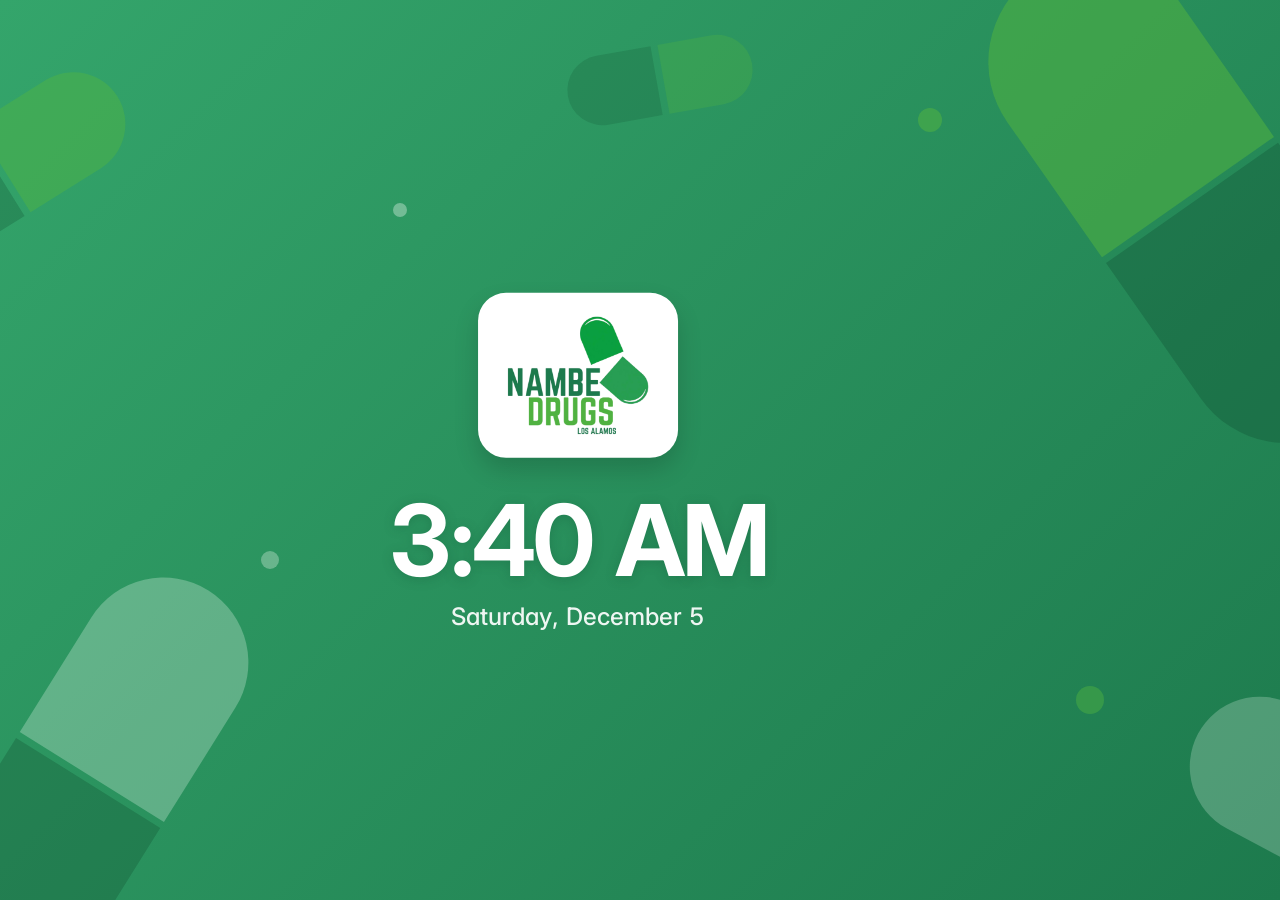
<file: index.html>
<!doctype html>
<html lang="en">
<head>
  <meta charset="utf-8">
  <meta name="viewport" content="width=device-width, initial-scale=1">
  <title>Nambe Drugs Scorecard</title>
  <meta name="description" content="Daily Rx processed, vaccine and compound counts for Nambe Drugs Los Alamos.">
  <link rel="icon" type="image/png" href="assets/logo.png">
  <link rel="preconnect" href="https://fonts.googleapis.com">
  <link rel="preconnect" href="https://fonts.gstatic.com" crossorigin>
  <link href="https://fonts.googleapis.com/css2?family=Inter:wght@400;500;600;700&display=swap" rel="stylesheet">
  <link rel="stylesheet" href="assets/styles.css">
</head>
<body>
  <div class="app">
    <header class="topbar">
      <img class="logo" src="assets/logo.png" alt="Nambe Drugs Los Alamos">
      <div class="divider"></div>
      <div class="title-block">
        <h1>Daily Scorecard</h1>
        <p>Rx processed, vaccines &amp; compounds · updated nightly at midnight</p>
      </div>
      <div class="spacer"></div>
      <span class="sample-pill" id="sample-pill" hidden>Sample data</span>
      <span class="status" id="status">Loading…</span>
      <div class="clock">
        <div class="time" id="clock-time">--:--</div>
        <div class="date" id="clock-date"></div>
      </div>
      <a class="gear" href="upload.html" title="Upload data" aria-label="Upload data">
        <svg viewBox="0 0 24 24" fill="none" stroke="currentColor" stroke-width="1.75" stroke-linecap="round" stroke-linejoin="round" aria-hidden="true"><path d="M12.22 2h-.44a2 2 0 0 0-2 2v.18a2 2 0 0 1-1 1.73l-.43.25a2 2 0 0 1-2 0l-.15-.08a2 2 0 0 0-2.73.73l-.22.38a2 2 0 0 0 .73 2.73l.15.1a2 2 0 0 1 1 1.72v.51a2 2 0 0 1-1 1.74l-.15.09a2 2 0 0 0-.73 2.73l.22.38a2 2 0 0 0 2.73.73l.15-.08a2 2 0 0 1 2 0l.43.25a2 2 0 0 1 1 1.73V20a2 2 0 0 0 2 2h.44a2 2 0 0 0 2-2v-.18a2 2 0 0 1 1-1.73l.43-.25a2 2 0 0 1 2 0l.15.08a2 2 0 0 0 2.73-.73l.22-.39a2 2 0 0 0-.73-2.73l-.15-.08a2 2 0 0 1-1-1.74v-.5a2 2 0 0 1 1-1.74l.15-.09a2 2 0 0 0 .73-2.73l-.22-.38a2 2 0 0 0-2.73-.73l-.15.08a2 2 0 0 1-2 0l-.43-.25a2 2 0 0 1-1-1.73V4a2 2 0 0 0-2-2z"/><circle cx="12" cy="12" r="3"/></svg>
      </a>
    </header>

    <main class="grid" id="grid">
      <div class="empty">Loading the latest counts…</div>
    </main>

    <footer class="footer">
      <span id="footnote">Comparisons use the same date last month.</span>
      <span>Data reflects the day the Rx was entered.</span>
    </footer>
  </div>

  <!-- After-hours screensaver (outside SHOW_FROM–SHOW_UNTIL in app.js) -->
  <div class="screensaver" id="screensaver" hidden>
    <svg class="ss-art" viewBox="0 0 1600 900" preserveAspectRatio="xMidYMid slice" aria-hidden="true">
      <g transform="translate(1350 200) rotate(-35)"><path d="M-105.0,-3.5 V-168.5 A105.0,105.0 0 0 1 105.0,-168.5 V-3.5 Z" fill="#50B341" opacity="0.55"/><path d="M-105.0,3.5 V168.5 A105.0,105.0 0 0 0 105.0,168.5 V3.5 Z" fill="#0F4A2E" opacity="0.3"/></g>
      <g transform="translate(250 780) rotate(32)"><path d="M-85.0,-3.5 V-138.5 A85.0,85.0 0 0 1 85.0,-138.5 V-3.5 Z" fill="#DDF0E3" opacity="0.3"/><path d="M-85.0,3.5 V138.5 A85.0,85.0 0 0 0 85.0,138.5 V3.5 Z" fill="#0F4A2E" opacity="0.28"/></g>
      <g transform="translate(160 170) rotate(58)"><path d="M-52.0,-3.5 V-86.5 A52.0,52.0 0 0 1 52.0,-86.5 V-3.5 Z" fill="#50B341" opacity="0.45"/><path d="M-52.0,3.5 V86.5 A52.0,52.0 0 0 0 52.0,86.5 V3.5 Z" fill="#0F4A2E" opacity="0.25"/></g>
      <g transform="translate(1520 820) rotate(-62)"><path d="M-70.0,-3.5 V-113.5 A70.0,70.0 0 0 1 70.0,-113.5 V-3.5 Z" fill="#DDF0E3" opacity="0.26"/><path d="M-70.0,3.5 V113.5 A70.0,70.0 0 0 0 70.0,113.5 V3.5 Z" fill="#50B341" opacity="0.45"/></g>
      <g transform="translate(820 80) rotate(80)"><path d="M-35.0,-3.5 V-58.5 A35.0,35.0 0 0 1 35.0,-58.5 V-3.5 Z" fill="#50B341" opacity="0.3"/><path d="M-35.0,3.5 V58.5 A35.0,35.0 0 0 0 35.0,58.5 V3.5 Z" fill="#0F4A2E" opacity="0.2"/></g>
      <circle cx="1090" cy="120" r="12" fill="#50B341" opacity=".55"/>
      <circle cx="430" cy="560" r="9" fill="#DDF0E3" opacity=".35"/>
      <circle cx="1250" cy="700" r="14" fill="#50B341" opacity=".45"/>
      <circle cx="560" cy="210" r="7" fill="#DDF0E3" opacity=".4"/>
    </svg>
    <div class="ss-content" id="ss-content">
      <div class="ss-badge"><img src="assets/logo.png" alt="Nambe Drugs Los Alamos"></div>
      <div class="ss-time" id="ss-time">--:--</div>
      <div class="ss-date" id="ss-date"></div>
    </div>
  </div>

  <script src="assets/app.js"></script>
</body>
</html>
</file>
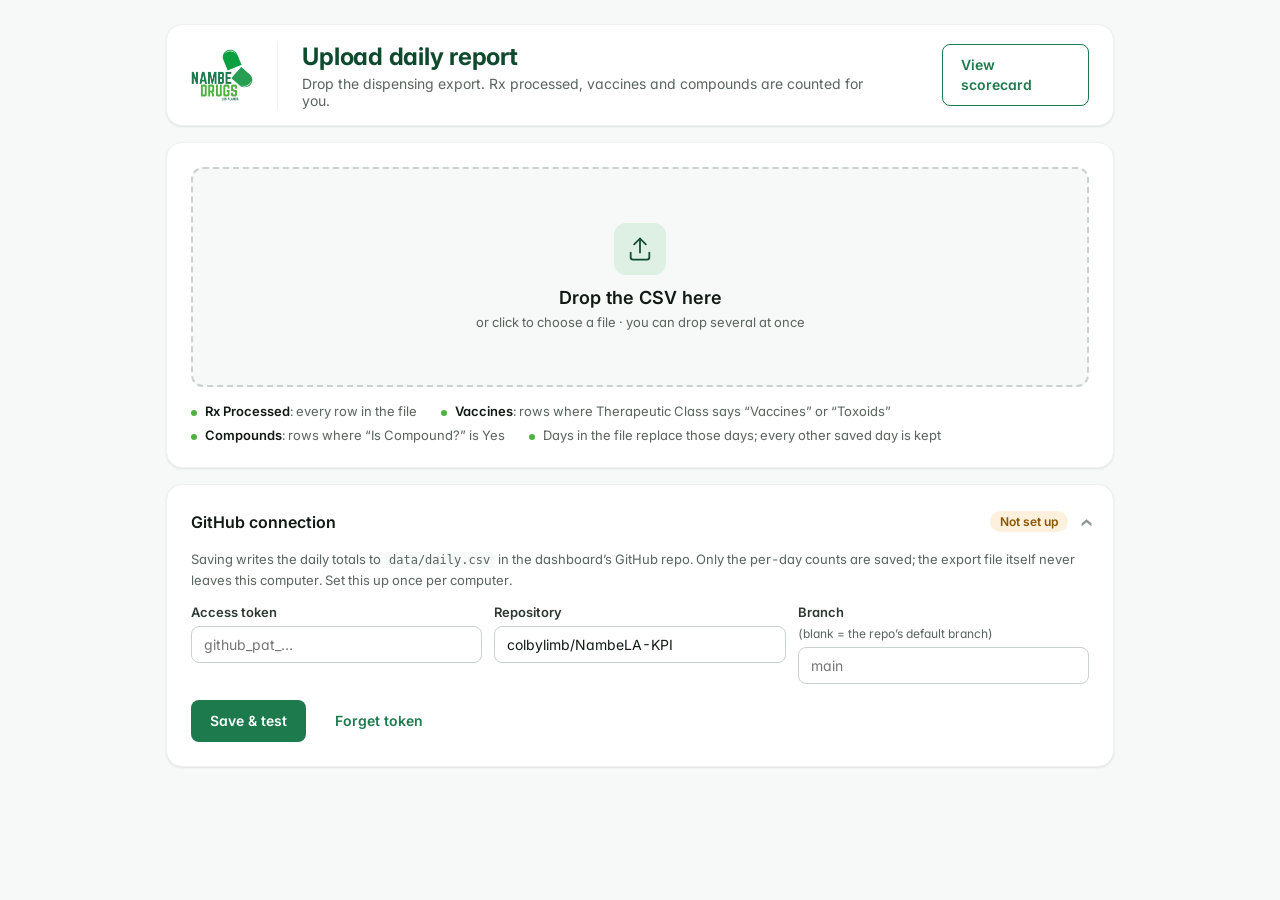
<file: upload.html>
<!doctype html>
<html lang="en">
<head>
  <meta charset="utf-8">
  <meta name="viewport" content="width=device-width, initial-scale=1">
  <title>Upload Daily Report</title>
  <meta name="description" content="Drop the pharmacy dispensing export to update the Nambe Drugs scorecard.">
  <meta name="robots" content="noindex">
  <link rel="icon" type="image/png" href="assets/logo.png">
  <link rel="preconnect" href="https://fonts.googleapis.com">
  <link rel="preconnect" href="https://fonts.gstatic.com" crossorigin>
  <link href="https://fonts.googleapis.com/css2?family=Inter:wght@400;500;600;700&display=swap" rel="stylesheet">
  <link rel="stylesheet" href="assets/styles.css">
</head>
<body class="page-upload">
  <div class="up-wrap">
    <header class="topbar">
      <img class="logo" src="assets/logo.png" alt="Nambe Drugs Los Alamos">
      <div class="divider"></div>
      <div class="title-block">
        <h1>Upload daily report</h1>
        <p>Drop the dispensing export. Rx processed, vaccines and compounds are counted for you.</p>
      </div>
      <div class="spacer"></div>
      <a class="btn btn-secondary" href="./">View scorecard</a>
    </header>

    <!-- Step 1: drop -->
    <section class="up-card">
      <label class="dropzone" id="dropzone" tabindex="0">
        <input type="file" id="file" accept=".csv,text/csv" multiple hidden>
        <span class="dz-icon" aria-hidden="true">
          <svg viewBox="0 0 24 24" fill="none" stroke="currentColor" stroke-width="1.5" stroke-linecap="round" stroke-linejoin="round"><path d="M12 15V3"/><path d="m7 8 5-5 5 5"/><path d="M20 15v4a2 2 0 0 1-2 2H6a2 2 0 0 1-2-2v-4"/></svg>
        </span>
        <span class="dz-title">Drop the CSV here</span>
        <span class="dz-sub">or click to choose a file · you can drop several at once</span>
      </label>
      <ul class="rules">
        <li><b>Rx Processed</b>: every row in the file</li>
        <li><b>Vaccines</b>: rows where Therapeutic Class says “Vaccines” or “Toxoids”</li>
        <li><b>Compounds</b>: rows where “Is Compound?” is Yes</li>
        <li>Days in the file replace those days; every other saved day is kept</li>
      </ul>
    </section>

    <!-- Step 2: review + save -->
    <section class="up-card" id="review" hidden>
      <div class="up-head">
        <h2>Check the counts</h2>
        <span class="muted" id="files-note"></span>
      </div>
      <div id="notices"></div>
      <div class="table-wrap">
        <table class="up-table">
          <thead><tr><th>Date</th><th class="num">Rx Processed</th><th class="num">Vaccines</th><th class="num">Compounds</th><th>On the dashboard</th></tr></thead>
          <tbody id="rows"></tbody>
        </table>
      </div>
      <div class="actions">
        <button class="btn btn-primary" id="save">Save to dashboard</button>
        <button class="btn btn-secondary" id="download">Download daily.csv</button>
        <button class="btn btn-tertiary" id="reset">Start over</button>
      </div>
      <div id="result" class="result" hidden></div>
    </section>

    <!-- Settings -->
    <details class="up-card settings" id="settings">
      <summary>
        <span>GitHub connection</span>
        <span class="conn" id="conn-state">Not set up</span>
      </summary>
      <p class="muted">Saving writes the daily totals to <code>data/daily.csv</code> in the dashboard’s GitHub repo. Only the per-day counts are saved; the export file itself never leaves this computer. Set this up once per computer.</p>
      <div class="form">
        <label>Access token
          <input type="password" id="token" autocomplete="off" placeholder="github_pat_…">
        </label>
        <label>Repository
          <input type="text" id="repo" placeholder="owner/repo">
        </label>
        <label>Branch <span class="muted">(blank = the repo’s default branch)</span>
          <input type="text" id="branch" placeholder="main">
        </label>
      </div>
      <div class="actions">
        <button class="btn btn-primary" id="save-settings">Save &amp; test</button>
        <button class="btn btn-tertiary" id="forget">Forget token</button>
      </div>
      <div id="settings-result" class="result" hidden></div>
    </details>
  </div>

  <script src="assets/ingest.js"></script>
  <script src="assets/upload.js"></script>
</body>
</html>
</file>
<file: assets/styles.css>
/* Nambe Drugs Los Alamos — KPI wall display
   Tokens follow the Nambe Drugs brand board. */
:root {
  --forest: #1D7A4D;
  --green: #0A9F41;
  --lime: #50B341;
  --pine: #0F4A2E;
  --mint: #DDF0E3;

  --ink-900: #111A15;
  --ink-800: #2D3832;
  --ink-600: #59645E;
  --ink-400: #909A94;
  --ink-200: #CBD2CE;
  --ink-100: #EEF1EF;
  --ink-50:  #F7F9F8;

  --success: #1E9E57;
  --success-bg: #E3F4EA;
  --warning: #E08A00;
  --warning-ink: #8A5500;
  --warning-bg: #FDF0DC;
  --error: #D93B3B;
  --error-bg: #FBE5E5;

  --surface: #FFFFFF;
  --page: var(--ink-50);
  --ghost: #D3DAD6;           /* last-month comparison marks */

  --radius-card: 12px;
  --radius-panel: 16px;
  --shadow-1: 0 1px 2px rgba(17, 26, 21, .10);

  color-scheme: light;
  /* Scales the whole display with the screen: 16px on a 1920×1080 TV. */
  font-size: max(11px, min(0.8333vw, 1.4815vh));
}

* { box-sizing: border-box; }

html, body { margin: 0; height: 100%; }

body {
  background: var(--page);
  color: var(--ink-900);
  font-family: "Inter", system-ui, -apple-system, "Segoe UI", sans-serif;
  font-feature-settings: "tnum" 1, "cv11" 1;
  -webkit-font-smoothing: antialiased;
  overflow: hidden;
  cursor: none;               /* hide the mouse on the wall display */
}
body.has-pointer { cursor: default; }

.app {
  height: 100vh;
  display: grid;
  grid-template-rows: auto 1fr auto;
  gap: 1.25rem;
  padding: 1.25rem 1.5rem 0.75rem;
}

/* ---------- Header ---------- */
.topbar {
  display: flex;
  align-items: center;
  gap: 1.5rem;
  background: var(--surface);
  border: 1px solid var(--ink-100);
  border-radius: var(--radius-panel);
  box-shadow: var(--shadow-1);
  padding: 0.85rem 1.5rem;
}
.topbar .logo { height: 3.6rem; width: auto; display: block; }
.topbar .divider { width: 1px; align-self: stretch; background: var(--ink-100); }
.title-block h1 {
  margin: 0;
  font-size: 2rem; line-height: 2.5rem; font-weight: 700;
  color: var(--pine); letter-spacing: -0.01em;
}
.title-block p {
  margin: 0.1rem 0 0;
  font-size: 0.95rem; color: var(--ink-600);
}
.topbar .spacer { flex: 1; }

.status {
  display: inline-flex; align-items: center; gap: 0.5rem;
  border-radius: 999px;
  padding: 0.45rem 0.95rem;
  font-size: 0.95rem; font-weight: 600;
  background: var(--mint); color: var(--pine);
  white-space: nowrap;
}
.status svg { width: 1.1rem; height: 1.1rem; }
.status.is-warning { background: var(--warning-bg); color: var(--warning-ink); }
.status.is-error { background: var(--error-bg); color: #9E2323; }
.sample-pill {
  border-radius: 999px; padding: 0.35rem 0.8rem;
  font-size: 0.8rem; font-weight: 600; letter-spacing: 0.06em; text-transform: uppercase;
  border: 1px solid var(--warning); color: var(--warning-ink); background: var(--surface);
}

.clock { text-align: right; }
.clock .time {
  font-size: 2rem; line-height: 2.4rem; font-weight: 700; color: var(--ink-900);
  letter-spacing: -0.01em;
}
.clock .date { font-size: 0.95rem; color: var(--ink-600); }

.gear {
  width: 2.75rem; height: 2.75rem; border-radius: 12px; flex: none;
  display: grid; place-items: center;
  background: var(--mint); color: var(--pine); text-decoration: none;
  transition: background .15s, color .15s;
}
.gear svg { width: 1.6rem; height: 1.6rem; }
.gear:hover, .gear:focus-visible { background: var(--forest); color: #fff; outline: none; }
body:not(.has-pointer) .gear { cursor: none; }

/* ---------- After-hours screensaver ---------- */
.screensaver {
  position: fixed; inset: 0; z-index: 100;
  background: linear-gradient(135deg, #34A56B 0%, var(--forest) 100%);
  color: #fff; overflow: hidden;
  display: grid; place-items: center;
  opacity: 0; transition: opacity 1.2s ease;
}
.screensaver.is-on { opacity: 1; }
.screensaver[hidden] { display: none; }
.ss-art { position: absolute; inset: 0; width: 100%; height: 100%; }
.ss-content {
  position: relative;
  display: flex; flex-direction: column; align-items: center; text-align: center;
  transition: transform 6s ease-in-out;
}
.ss-badge {
  background: #fff; border-radius: 28px;
  padding: 2rem 2.5rem;
  box-shadow: 0 12px 24px rgba(0, 0, 0, .16);
  margin-bottom: 3rem;
}
.ss-badge img { display: block; height: 11rem; width: auto; }
.ss-time {
  font-size: 9rem; line-height: 1; font-weight: 700; letter-spacing: -0.04em;
  font-variant-numeric: tabular-nums;
}
.ss-time { text-shadow: 0 2px 12px rgba(15, 74, 46, .25); }
.ss-date {
  margin-top: 1.1rem;
  font-size: 2.2rem; line-height: 2.75rem; font-weight: 500; color: #fff; opacity: .92;
}

/* ---------- Panels ---------- */
.grid {
  min-height: 0;
  display: grid;
  grid-template-columns: repeat(3, minmax(0, 1fr));
  gap: 1.25rem;
}

.panel {
  min-height: 0;
  display: flex; flex-direction: column; gap: 1rem;
  background: var(--surface);
  border: 1px solid var(--ink-100);
  border-radius: var(--radius-panel);
  box-shadow: var(--shadow-1);
  padding: 1.25rem 1.25rem 1.1rem;
}

.panel-head { display: flex; align-items: center; gap: 0.85rem; }
.panel-icon {
  width: 2.75rem; height: 2.75rem; border-radius: 12px;
  background: var(--mint); color: var(--pine);
  display: grid; place-items: center;
}
.panel-icon svg { width: 1.6rem; height: 1.6rem; }
.panel-head h2 {
  margin: 0; font-size: 1.75rem; line-height: 2.1rem; font-weight: 700; color: var(--pine);
}

/* KPI tiles */
.kpis { display: grid; grid-template-columns: 1fr; gap: 0.85rem; }
.kpi {
  border: 1px solid var(--ink-100);
  border-radius: var(--radius-card);
  padding: 1.1rem 1.35rem 1.2rem;
  background: var(--surface);
}
.kpi.is-primary { background: linear-gradient(135deg, var(--forest), var(--pine)); border-color: transparent; color: #fff; }
.overline {
  font-size: 0.95rem; line-height: 1.3rem; font-weight: 600;
  letter-spacing: 0.08em; text-transform: uppercase;
  color: var(--ink-600);
}
.kpi.is-primary .overline { color: rgba(255,255,255,.78); }
.kpi-row {
  display: flex; align-items: flex-end; justify-content: space-between; gap: 1rem;
  margin-top: 0.6rem;
}
.kpi .value {
  font-size: 6.25rem; line-height: 0.9; font-weight: 700; letter-spacing: -0.035em;
}
.kpi .compare {
  display: flex; flex-direction: column; align-items: flex-end; gap: 0.5rem;
  text-align: right; padding-bottom: 0.15rem;
  font-size: 1.1rem; line-height: 1.45rem; color: var(--ink-600);
}
.kpi.is-primary .compare { color: rgba(255,255,255,.85); }
.kpi .compare b { color: var(--ink-900); font-weight: 600; }
.kpi.is-primary .compare b { color: #fff; }

.delta {
  display: inline-flex; align-items: center; gap: 0.3rem;
  border-radius: 999px; padding: 0.3rem 0.8rem;
  font-size: 1.25rem; font-weight: 700;
}
.delta svg { width: 1.2rem; height: 1.2rem; }
.delta.up   { background: var(--success-bg); color: #13703D; }
.delta.down { background: var(--error-bg);   color: #A32B2B; }
.delta.flat { background: var(--ink-100);    color: var(--ink-800); }

/* Charts */
.chart-card {
  flex: 1 1 0; min-height: 0;
  display: flex; flex-direction: column;
  border: 1px solid var(--ink-100);
  border-radius: var(--radius-card);
  padding: 0.9rem 1.1rem 0.6rem;
}
.chart-head {
  display: flex; align-items: baseline; justify-content: space-between; gap: 1rem;
  margin-bottom: 0.35rem;
}
.chart-head h3 { margin: 0; white-space: nowrap; font-size: 1.2rem; line-height: 1.6rem; font-weight: 600; color: var(--ink-900); }
.chart-head .note { font-size: 0.95rem; color: var(--ink-600); }
.chart-head .note b { color: var(--ink-900); font-weight: 600; }
.legend { display: flex; gap: 0.9rem; font-size: 0.95rem; color: var(--ink-600); white-space: nowrap; }
.legend span { display: inline-flex; align-items: center; gap: 0.4rem; }
.legend i { width: 0.8rem; height: 0.8rem; border-radius: 3px; display: inline-block; }
.legend i.dashed { background: transparent !important; border: 2px dashed var(--lime); }
.legend i.line { width: 1.4rem; height: 0; border-radius: 0; border-top: 3.5px solid var(--forest); }
.legend i.line.dashed-gray { border-top: 2.5px dashed #9AA49E; }
.legend i.line.dotted-lime { border-top: 3px dotted var(--lime); }
.note.sub { margin: -0.15rem 0 0.25rem; }

.chart { flex: 1; min-height: 0; position: relative; }
.chart svg { position: absolute; inset: 0; width: 100%; height: 100%; overflow: visible; }

.chart .grid-line { stroke: var(--ink-100); stroke-width: 1; }
.chart .baseline  { stroke: var(--ink-200); stroke-width: 1; }
.chart .tick      { fill: var(--ink-600); font-size: 0.95rem; }
.chart .tick.strong { fill: var(--ink-900); font-weight: 700; }
.chart .val       { fill: var(--ink-900); font-size: 1.05rem; font-weight: 700; }
.chart .val.muted { fill: var(--ink-600); font-weight: 600; }

/* ---------- Footer ---------- */
.footer {
  display: flex; justify-content: space-between; gap: 1rem;
  font-size: 0.9rem; color: var(--ink-600);
  padding: 0 0.25rem;
}

/* Loading / empty */
.empty {
  grid-column: 1 / -1;
  display: grid; place-items: center;
  color: var(--ink-600); font-size: 1.2rem;
}

/* ---------- Small screens (phones, laptops in portrait) ---------- */
@media (max-width: 1000px) {
  :root { font-size: 14px; }
  body { overflow: auto; cursor: default; }
  .app { height: auto; padding: 16px; gap: 16px; }
  .topbar { flex-wrap: wrap; padding: 12px 16px; gap: 12px; }
  .topbar .divider, .topbar .spacer { display: none; }
  .gear { position: absolute; top: 12px; right: 12px; }
  .topbar { position: relative; }
  .topbar .logo { height: 44px; }
  .title-block h1 { font-size: 1.5rem; line-height: 2rem; }
  .clock { text-align: left; width: 100%; display: flex; gap: 12px; align-items: baseline; }
  .clock .time { font-size: 1.25rem; }
  .grid { grid-template-columns: 1fr; }
  .panel { padding: 16px; }
  .kpi .value { font-size: 3.25rem; }
  .kpi .compare { font-size: 0.95rem; }
  .delta { font-size: 1rem; }
  .chart-card { flex: none; }
  .chart { flex: none; height: 220px; }
  .chart-head { flex-wrap: wrap; }
  .footer { flex-direction: column; }
}

/* =========================================================
   Upload page
   ========================================================= */
body.page-upload { overflow: auto; cursor: default; font-size: 15px; }
html:has(body.page-upload) { font-size: 16px; }
.up-wrap { max-width: 980px; margin: 0 auto; padding: 24px 16px 48px; display: grid; gap: 16px; }
.page-upload .topbar { padding: 16px 24px; }
.page-upload .topbar .logo { height: 52px; }
.page-upload .title-block h1 { font-size: 24px; line-height: 32px; }
.page-upload .title-block p { font-size: 14px; }

.up-card {
  background: var(--surface); border: 1px solid var(--ink-100);
  border-radius: var(--radius-panel); box-shadow: var(--shadow-1);
  padding: 24px;
}
.up-head { display: flex; align-items: baseline; justify-content: space-between; gap: 16px; flex-wrap: wrap; margin-bottom: 12px; }
.up-head h2 { margin: 0; font-size: 18px; line-height: 28px; font-weight: 600; color: var(--pine); }
.muted { color: var(--ink-600); font-size: 13px; }

.dropzone {
  display: flex; flex-direction: column; align-items: center; justify-content: center; gap: 6px;
  min-height: 220px; padding: 24px; text-align: center;
  border: 2px dashed var(--ink-200); border-radius: var(--radius-card);
  background: var(--ink-50); cursor: pointer;
  transition: background .15s, border-color .15s;
}
.dropzone:hover, .dropzone:focus-visible { background: var(--mint); border-color: var(--forest); outline: none; }
.dropzone.is-over { background: var(--mint); border-color: var(--forest); border-style: solid; }
.dz-icon { width: 52px; height: 52px; border-radius: 12px; background: var(--mint); color: var(--pine); display: grid; place-items: center; margin-bottom: 6px; }
.dropzone.is-over .dz-icon, .dropzone:hover .dz-icon { background: #fff; }
.dz-icon svg { width: 28px; height: 28px; }
.dz-title { font-size: 18px; font-weight: 600; color: var(--ink-900); }
.dz-sub { font-size: 13px; color: var(--ink-600); }

.rules { margin: 16px 0 0; padding: 0; list-style: none; display: flex; flex-wrap: wrap; gap: 8px 24px; font-size: 13px; color: var(--ink-600); }
.rules li { position: relative; padding-left: 14px; }
.rules li::before { content: ""; position: absolute; left: 0; top: 7px; width: 6px; height: 6px; border-radius: 50%; background: var(--lime); }
.rules b { color: var(--ink-900); font-weight: 600; }

.table-wrap { overflow-x: auto; border: 1px solid var(--ink-100); border-radius: var(--radius-card); }
.up-table { width: 100%; border-collapse: collapse; font-size: 14px; }
.up-table th { text-align: left; font-size: 11px; font-weight: 600; letter-spacing: .06em; text-transform: uppercase; color: var(--ink-600); background: var(--ink-50); padding: 10px 14px; border-bottom: 1px solid var(--ink-100); white-space: nowrap; }
.up-table td { padding: 11px 14px; border-bottom: 1px solid var(--ink-100); white-space: nowrap; }
.up-table tr:last-child td { border-bottom: 0; }
.up-table tbody tr:hover { background: var(--mint); }
.up-table .num { text-align: right; font-variant-numeric: tabular-nums; }
.up-table td b { font-weight: 700; font-size: 15px; }

.badge { display: inline-block; border-radius: 999px; padding: 3px 10px; font-size: 12px; font-weight: 600; }
.badge.ok { background: var(--mint); color: var(--pine); }
.badge.warn { background: var(--warning-bg); color: var(--warning-ink); }
.badge.muted { background: var(--ink-100); color: var(--ink-600); }

.actions { display: flex; gap: 10px; flex-wrap: wrap; margin-top: 16px; }
.btn {
  font: inherit; font-size: 14px; font-weight: 600; line-height: 20px;
  border-radius: 8px; padding: 10px 18px; cursor: pointer; text-decoration: none;
  border: 1px solid transparent; display: inline-flex; align-items: center; gap: 6px;
}
.btn-primary { background: var(--forest); color: #fff; }
.btn-primary:hover { background: #17663F; }
.btn-primary:active { background: var(--pine); }
.btn-secondary { background: #fff; color: var(--forest); border-color: var(--forest); }
.btn-secondary:hover { background: var(--mint); }
.btn-tertiary { background: transparent; color: var(--forest); }
.btn-tertiary:hover { background: var(--ink-50); }
.btn:disabled { background: var(--ink-100); color: var(--ink-400); border-color: transparent; cursor: not-allowed; }
.btn:focus-visible { outline: 2px solid var(--forest); outline-offset: 2px; }

.notice { border-radius: 8px; padding: 10px 14px; font-size: 14px; margin-bottom: 10px; }
.notice.ok { background: var(--success-bg); color: #13703D; }
.notice.info { background: var(--ink-50); color: var(--ink-800); border: 1px solid var(--ink-100); }
.notice.warn { background: var(--warning-bg); color: var(--warning-ink); }
.notice.error { background: var(--error-bg); color: #9E2323; }
.notice a { color: inherit; font-weight: 600; }
.result { margin: 16px 0 0; }

.settings summary { display: flex; align-items: center; justify-content: space-between; cursor: pointer; font-size: 16px; font-weight: 600; color: var(--ink-900); list-style: none; }
.settings summary::-webkit-details-marker { display: none; }
.settings summary::after { content: "›"; font-size: 22px; color: var(--ink-400); transform: rotate(90deg); margin-left: 12px; }
.settings[open] summary::after { transform: rotate(-90deg); }
.settings summary > span:first-child { flex: 1; }
.conn { font-size: 12px; font-weight: 600; border-radius: 999px; padding: 3px 10px; background: var(--warning-bg); color: var(--warning-ink); }
.conn.ok { background: var(--mint); color: var(--pine); }
.settings p { margin: 14px 0; line-height: 20px; }
.settings code { font-size: 12px; background: var(--ink-50); padding: 1px 5px; border-radius: 4px; }
.form { display: grid; grid-template-columns: 1fr 1fr 1fr; gap: 12px; }
.form label { display: flex; flex-direction: column; gap: 6px; font-size: 13px; font-weight: 600; color: var(--ink-800); }
.form label .muted { font-weight: 400; font-size: 12px; }
.form input {
  font: inherit; font-size: 14px; font-weight: 400; padding: 9px 12px;
  border: 1px solid var(--ink-200); border-radius: 8px; background: #fff; color: var(--ink-900);
}
.form input:focus { outline: none; border-color: var(--forest); box-shadow: 0 0 0 3px var(--mint); }

@media (max-width: 720px) {
  .form { grid-template-columns: 1fr; }
  .page-upload .topbar .divider, .page-upload .topbar .spacer { display: none; }
  .up-card { padding: 16px; }
}

@media (max-width: 700px) {
  .ss-badge img { height: 7rem; }
  .ss-time { font-size: 5rem; white-space: nowrap; }
  .ss-date { font-size: 1.4rem; }
}
</file>
